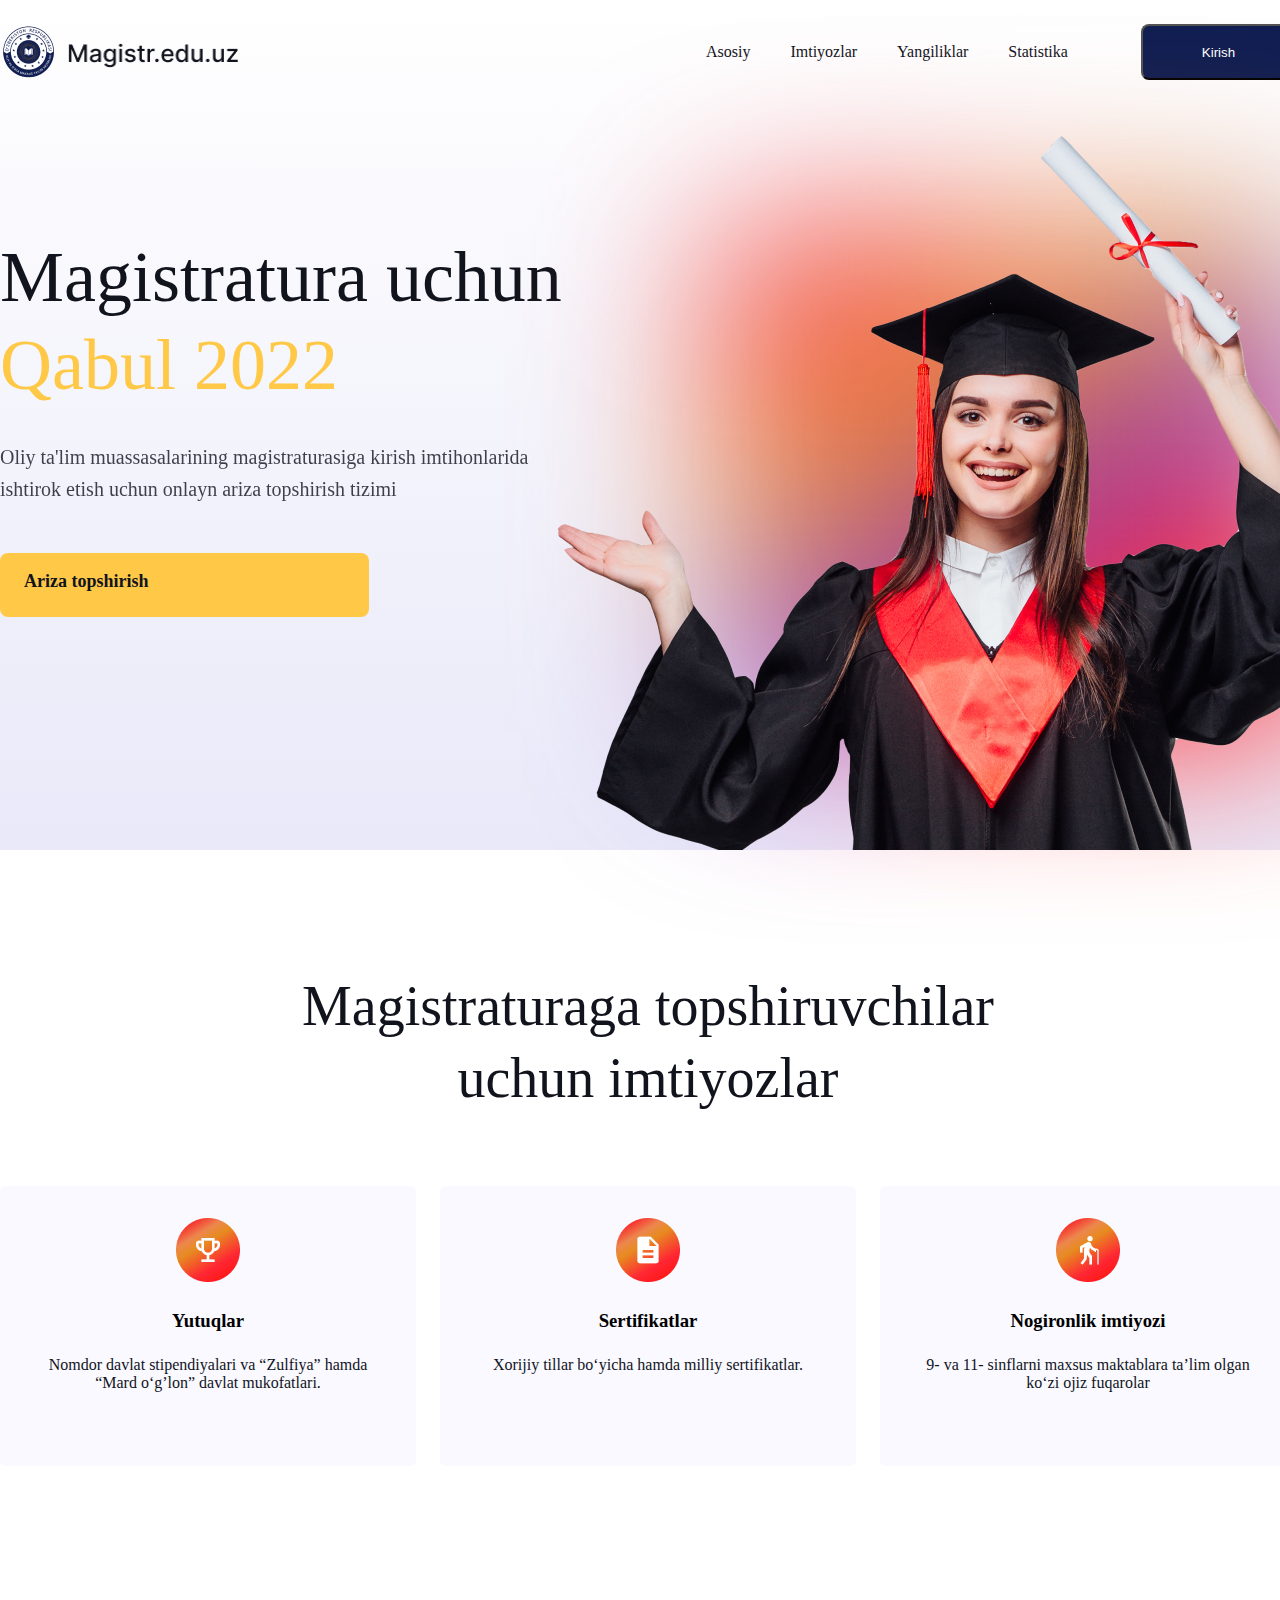
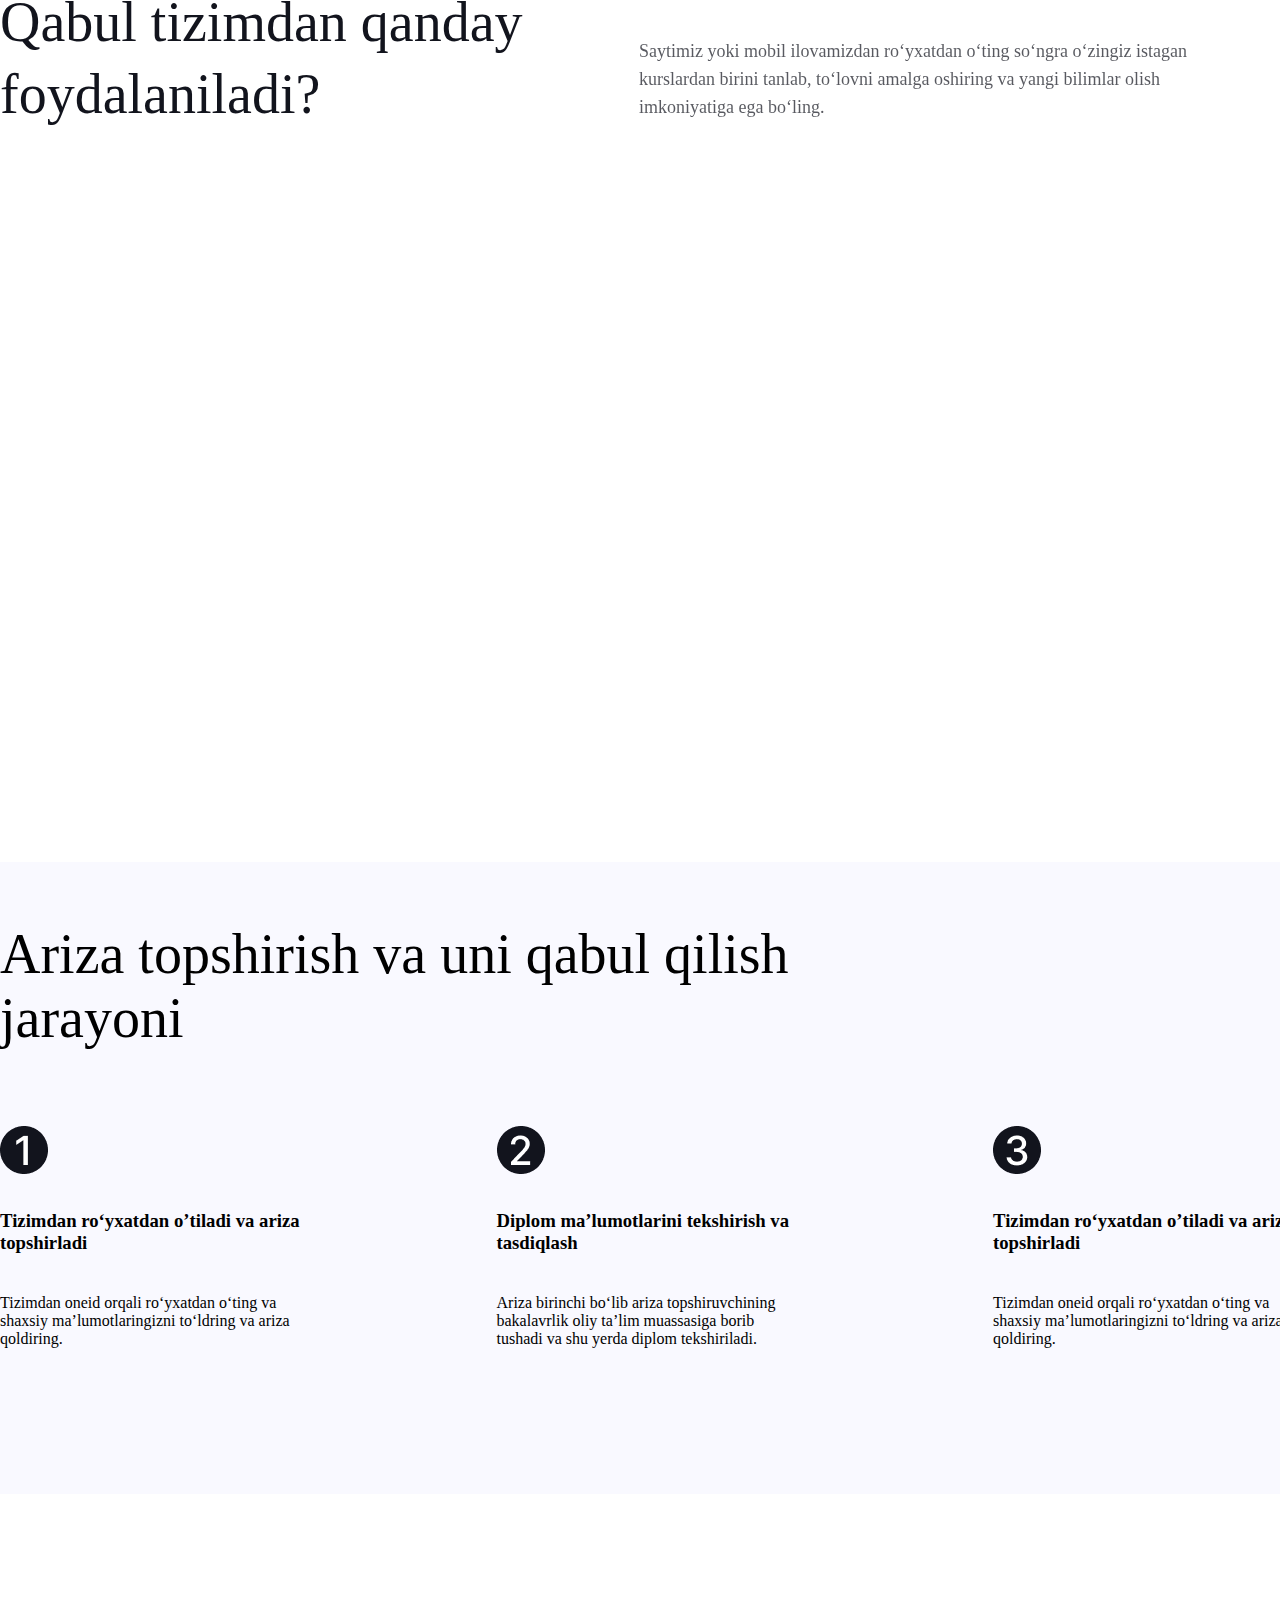
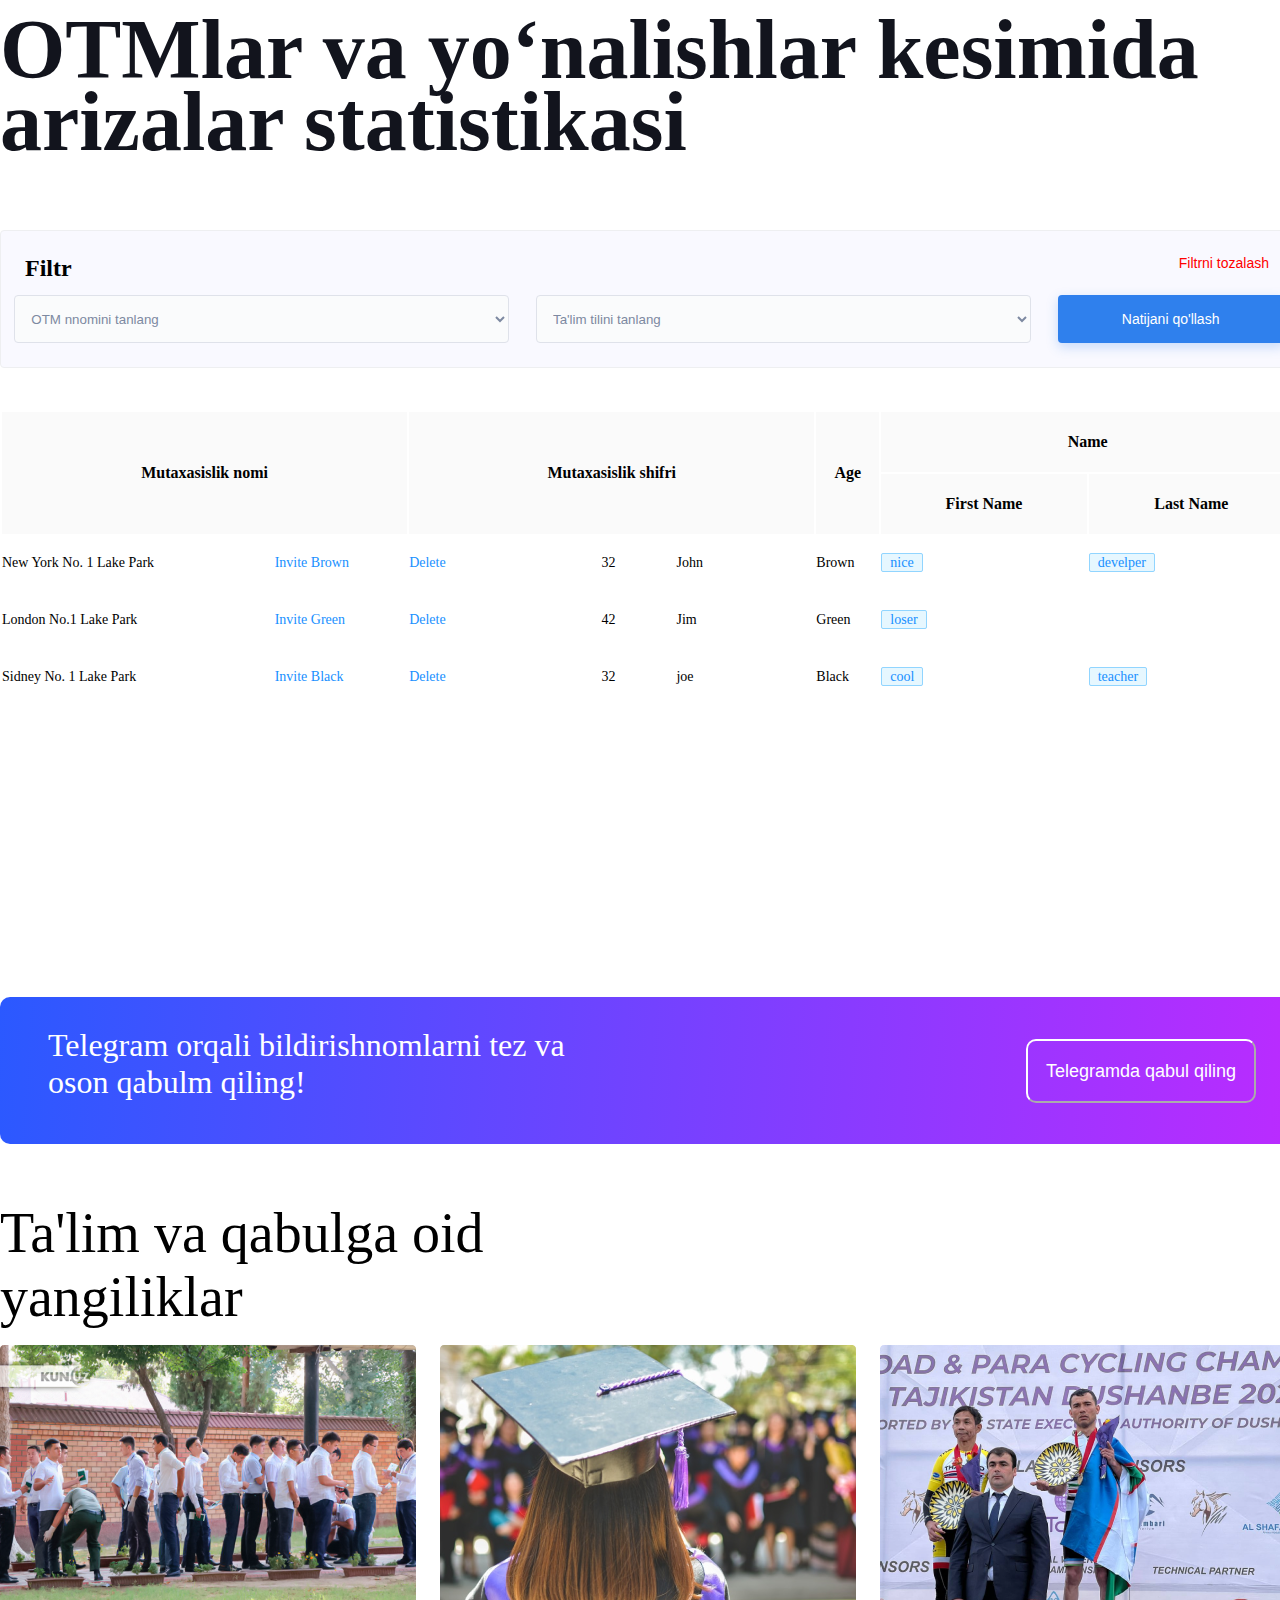
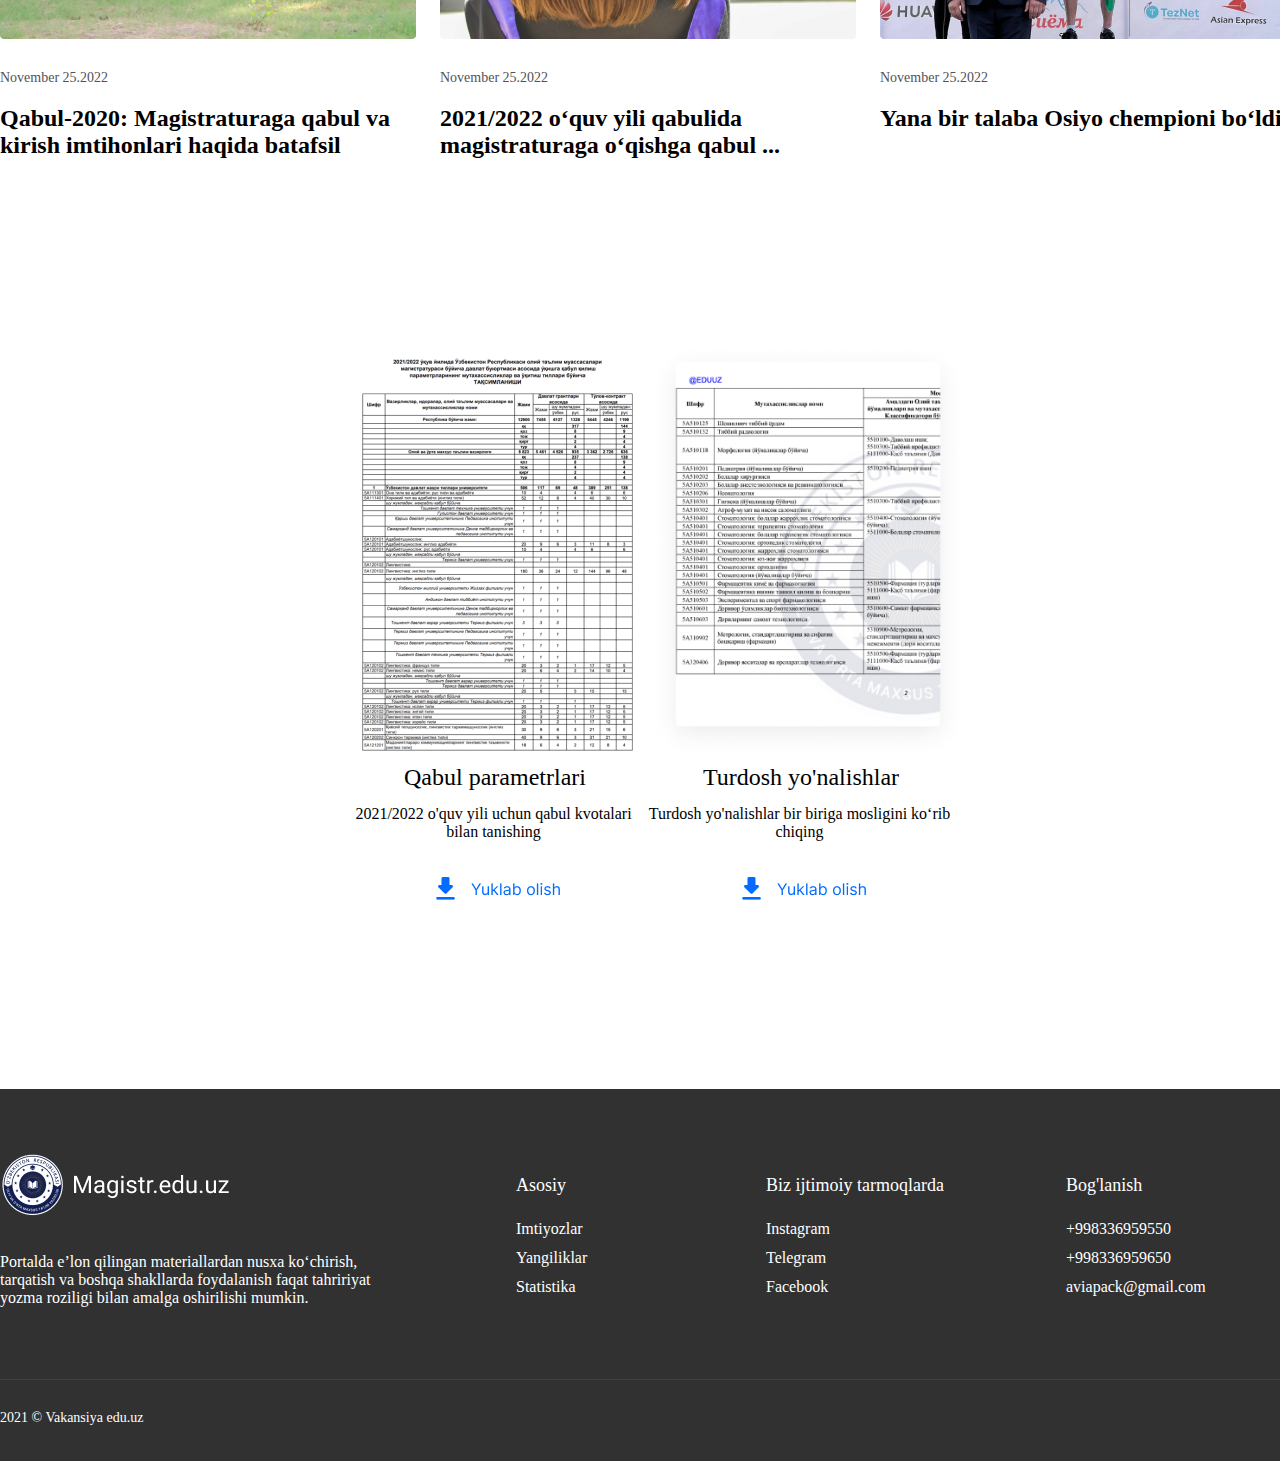
<file: index.html>
<!DOCTYPE html>
<html lang="en">
<head>
    <meta charset="UTF-8">
    <meta name="viewport" content="width=device-width, initial-scale=1.0">
    <link rel="stylesheet" href="https://cdnjs.cloudflare.com/ajax/libs/font-awesome/6.1.1/css/all.min.css" integrity="sha512-KfkfwYDsLkIlwQp6LFnl8zNdLGxu9YAA1QvwINks4PhcElQSvqcyVLLD9aMhXd13uQjoXtEKNosOWaZqXgel0g==" crossorigin="anonymous" referrerpolicy="no-referrer" />
    <link rel="stylesheet" href="style/style.css">
    <title>Magistr.Qabul 2022</title>
</head>
<body>
    <header>
        <div class="container">
            <div class="header">
                <div class="header__logo">
                    <img src="img/logo.png" alt="logo" class="header__img">
                    <img src="img/Magistr.edu.uz.png" alt="magistr" class="header__title">
                </div>
                <div class="header__lists">
                    <ul class="header__list">
                        <li class="header__item"><a href="/" class="header__link">Asosiy</a></li>
                        <li class="header__item"><a href="/" class="header__link">Imtiyozlar</a></li>
                        <li class="header__item"><a href="/" class="header__link">Yangiliklar</a></li>
                        <li class="header__item"><a href="/" class="header__link">Statistika</a></li>
                    </ul>
                    <button type="submit" class="header__btn">Kirish</button>
                </div>
            </div>
        </div>
    </header>
    <main>
        <div class="nav">
            <div class="container">
                <div class="nav__page">
                    <h1 class="nav__title">Magistratura uchun<br>
                        <span class="nav__title-yellow">Qabul 2022</span></h1>
                    <p class="nav__text">Oliy ta'lim muassasalarining magistraturasiga kirish imtihonlarida<br> ishtirok etish uchun onlayn ariza topshirish tizimi</p>
                    <button type="submit" class="nav__btn">Ariza topshirish <i class="fa-solid fa-arrow-right"></i></button>
                </div>
                <div class="nav__picture">
                </div>
                <div class="nav__img"></div>
            </div>
        </div>
        <div class="privilege container">
            <div class="privilege__header">
                <h2 class="privilege__title">Magistraturaga topshiruvchilar<br> uchun imtiyozlar</h2>
            </div>
            <div class="privilege__body">
                <div class="card-privilege">
                    <img src="/img/icon-1.png" alt="icon" class="card-privilege__img">
                    <h3 class="card-privilege__title">Yutuqlar</h3>
                    <p class="card-privilege__text">Nomdor davlat stipendiyalari va “Zulfiya” hamda “Mard o‘g’lon” davlat mukofatlari.</p>
                </div>
                <div class="card-privilege">
                    <img src="/img/icon-2.png" alt="icon" class="card-privilege__img">
                    <h3 class="card-privilege__title">Sertifikatlar</h3>
                    <p class="card-privilege__text">Xorijiy tillar bo‘yicha hamda milliy sertifikatlar.</p>
                </div>
                <div class="card-privilege">
                    <img src="/img/icon-3.png" alt="icon" class="card-privilege__img">
                    <h3 class="card-privilege__title">Nogironlik imtiyozi</h3>
                    <p class="card-privilege__text">9- va 11- sinflarni maxsus maktablara ta’lim olgan ko‘zi ojiz fuqarolar</p>
                </div>
            </div>
        </div>
        <div class="content container">
            <div class="content__page">
                <h3 class="content__headline">Qabul tizimdan qanday foydalaniladi?</h3>
                <p class="content__text">Saytimiz yoki mobil ilovamizdan ro‘yxatdan o‘ting so‘ngra o‘zingiz istagan kurslardan birini tanlab, to‘lovni amalga oshiring va yangi bilimlar olish imkoniyatiga ega bo‘ling.</p>
            </div>
            <div class="content__video">
                <iframe width="1296" height="600" src="https://www.youtube.com/embed/yDD7FL8EhFs" title="«Insonning o'ziga bergan va'dasi boshqa va'dalardan ustun bo'lishi kerak!»" frameborder="0" allow="accelerometer; autoplay; clipboard-write; encrypted-media; gyroscope; picture-in-picture" allowfullscreen></iframe>
            </div>
        </div>
        <div class="entrusted">
            <div class="container">
                <h3 class="entrusted__heading">Ariza topshirish va uni qabul qilish jarayoni</h3>
                <div class="entrusted__cards">
                    <div class="entrusted__card">
                        <img src="/img/1.png" alt="one" class="entrusted__card-img">
                        
                        <h3 class="entrusted__card-title">Tizimdan ro‘yxatdan
                            o’tiladi va ariza topshirladi</h3>
                        <p>Tizimdan oneid orqali ro‘yxatdan o‘ting va shaxsiy ma’lumotlaringizni to‘ldring va ariza qoldiring.</p>
                    </div>
                    <div class="entrusted__card">
                        <img src="/img/2.png" alt="one">
                        <h3 class="entrusted__card-title">Diplom ma’lumotlarini
                            tekshirish va tasdiqlash</h3>
                        <p>Ariza birinchi bo‘lib ariza topshiruvchining bakalavrlik oliy ta’lim muassasiga borib tushadi va shu yerda diplom tekshiriladi.</p>
                    </div>
                    <div class="entrusted__card">
                        <img src="/img/3.png" alt="one">
                        <h3 class="entrusted__card-title">Tizimdan ro‘yxatdan
                            o’tiladi va ariza topshirladi</h3>
                        <p>Tizimdan oneid orqali ro‘yxatdan o‘ting va shaxsiy ma’lumotlaringizni to‘ldring va ariza qoldiring.</p>
                    </div>
                </div>
            </div>
            
        </div>
        <div class="title-statistic container">
            <h2>OTMlar va yo‘nalishlar kesimida arizalar statistikasi</h2>
        </div>
        <div class="filtr container">
            <form action="/">
                <div class="filtr__form">
                    <h4 class="filtr__form-title">Filtr</h4>
                    <button type="reset" class="filtr__reset">Filtrni tozalash</button>
                </div>
                <div class="filtr__form-submit">
                    <select id="name" class="filtr__select">
                        <option value="">OTM nnomini tanlang</option>
                        <option value="">TATU</option>
                    </select>
                    <select id="language" class="filtr__select">
                        <option value="">Ta'lim tilini tanlang</option>
                        <option value="">Rus tili</option>
                    </select>
                    <button type="submit" class="filtr__btn"><i class="fa-solid fa-arrows-rotate"></i> Natijani qo'llash</button>
                </div>
            </form>
        </div>
            <div class="table container">
                <table class="table_table">
                    <thead class="table__title">
                        <tr>
                            <th colspan="2" rowspan="2" class="table__name table-1">Mutaxasislik nomi</th>
                            <th colspan="3" rowspan="2" class="table__name table-1">Mutaxasislik shifri</th>
                            <th rowspan="2" class="table__name table-3">Age</th>
                            <th colspan="2" class="table__name table-4">Name</th>
                        </tr>
                        <tr>
                            <th class="table__name table-5">First Name</th>
                            <th class="table__name table-5">Last Name</th>
                        </tr>
                    </thead>
                    <tbody class="table__body">
                        <tr>
                            <td>New York No. 1 Lake Park</td>
                            <td class="title__blue">Invite Brown</td>
                            <td class="title__blue">Delete</td>
                            <td>32</td>
                            <td>John</td>
                            <td>Brown</td>
                            <td><span class="title__blue-box">nice</span></td>
                            <td><span class="title__blue-box">develper</span></td>
                        </tr>
                        <tr>
                            <td>London No.1 Lake Park</td>
                            <td class="title__blue">Invite Green</td>
                            <td class="title__blue">Delete</td>
                            <td>42</td>
                            <td>Jim</td>
                            <td>Green</td>
                            <td><span class="title__blue-box">loser</span></td>
                            <td></td>
                        </tr>
                        <tr>
                            <td>Sidney No. 1 Lake Park</td>
                            <td class="title__blue">Invite Black</td>
                            <td class="title__blue">Delete</td>
                            <td>32</td>
                            <td>joe</td>
                            <td>Black</td>
                            <td><span class="title__blue-box"> cool</span></td>
                            <td><span class="title__blue-box">teacher</span></td>
                        </tr>
                    </tbody>
                </table>
            </div>
        <div class="telegram">
            <p class="telegram__text">Telegram orqali bildirishnomlarni tez va oson qabulm qiling!</p>
            <button type="submit" class="telegram__btn"><i class="fa-solid fa-paper-plane"></i> Telegramda qabul qiling</button>
        </div>
        <div class="news container">
            <h2 class="news__title">Ta'lim va qabulga oid yangiliklar</h2>
            <div class="news__cards">
                <div class="news__card">
                    <img src="/img/img1.png" alt="image" class="news__card-img">
                    <h6 class="news__data">November 25.2022</h6>
                    <p class="news__card-text">Qabul-2020: Magistraturaga qabul va kirish imtihonlari haqida batafsil</p>
                </div>
                <div class="news__card">
                    <img src="/img/img2.png" alt="image" class="news__card-img">
                    <h6 class="news__data">November 25.2022</h6>
                    <p class="news__card-text"> 2021/2022 o‘quv yili qabulida magistraturaga o‘qishga qabul ...</p>
                </div>
                <div class="news__card">
                    <img src="/img/img3.png" alt="image" class="news__card-img">
                    <h6 class="news__data">November 25.2022</h6>
                    <p class="news__card-text">Yana bir talaba Osiyo chempioni bo‘ldi!</p>
                </div>
            </div>
        </div>
        <div class="group container">
            <div class="group__card">
                <img src="/img/document1.png" alt="document">
                <h3 class="group__title">Qabul parametrlari</h3>
                <p class="group__text">2021/2022 o'quv yili uchun qabul kvotalari bilan tanishing</p>
                <img src="/img/yuklab olish.png" alt="yuklab olish" class="group__download">
            </div>
            <div class="group__card">
                <img src="/img/doc2.png" alt="document" class="group__card-docum">
                <h3 class="group__title">Turdosh yo'nalishlar</h3>
                <p class="group__text">Turdosh yo'nalishlar bir biriga mosligini ko‘rib chiqing</p>
                <img src="/img/yuklab olish.png" alt="yuklab olish" class="group__download">
            </div>
        </div>
    </main>
    <footer class="footer">
        <div class="container">
            <div class="footer__body">
                <div class="footer__logo">
                    <img src="/img/101.png" alt="logo" class="footer__logo-img">
                    <p>Portalda eʼlon qilingan materiallardan nusxa koʻchirish, tarqatish va boshqa shakllarda foydalanish faqat tahririyat yozma roziligi bilan amalga oshirilishi mumkin.</p>
                </div>
                <div class="footer__page">
                    <h6 class="footer__network-title">Asosiy</h6>
                    <p class="footer-page--">Imtiyozlar</p>
                    <p class="footer-page--">Yangiliklar</p>
                    <p class="footer-page--">Statistika</p>
                </div>
                <div class="footeri__network">
                    <h6 class="footer__network-title">Biz ijtimoiy tarmoqlarda</h6>
                    <p class="footer-page--"><i class="fa-brands fa-instagram"></i>  Instagram</p>
                    <p class="footer-page--"><i class="fa-brands fa-telegram"></i>  Telegram</p>
                    <p class="footer-page--"><i class="fa-brands fa-facebook-f"></i>  Facebook</p>
                </div>
                <div class="footer_contact">
                    <h6 class="footer__network-title">Bog'lanish</h6>
                    <p class="footer-page--"><i class="fa-solid fa-phone"></i>  +998336959550</p>
                    <p class="footer-page--"><i class="fa-solid fa-phone"></i>  +998336959650</p>
                    <p class="footer-page--"><i class="fa-solid fa-envelope"></i>  aviapack@gmail.com</p>
                </div>
            </div>
            <div class="footer__footer">
                <p class="footer__end">2021 &copy; Vakansiya edu.uz</p>
            </div>
        </div>
    </footer>
</body>
</html>
</file>
<file: style/style.css>
*{
    margin: 0;
    padding: 0;
}
body{
    font-family: 'Inter';
    font-style: normal;
}
.header{
    display: flex;
    justify-content: space-between;
    position: absolute;
    width: 1296px;
    height: 56px;
    top: 24px;
}

.container{
    width: 1296px;
    margin: 0 auto;
}
.header__logo{
    width: 238px;
    height: 56px;
}
.header__title{
    width: 170px;
    margin: 12px 0 12px 8px;
}
.header__lists{
    display: flex;
    justify-content: space-between;
    align-items: center;
    padding: 0px;
    width: 610px;
    height: 56px;
}
.header__list{
    display: flex;
    list-style-type: none;
}
.header__link{
    text-decoration: none;
    font-weight: 500;
    font-size: 16px;
    line-height: 24px;
    color: #12141D;
    margin: 0 20px;
}
.header__btn{
    padding: 16px 24px;
    width: 155px;
    height: 56px;
    border-radius: 8px;
    background: #111E52;
    color: #ffffff;
}

.nav {
    display: flex;
    height: 850px;
    color: #12141D;
    background: linear-gradient(0deg, #E9E9F9 0.76%, rgba(225, 226, 255, 0) 100%), #FFFFFF;

}
.nav__page{
    display: inline-block;
    position: relative;
    width: 704px;
    height: 384px;
    top: 233px;
}
.nav__title{
    
    color: #12141D;
    width: 704px;
    height: 176px;
    font-weight: 500;
    font-size: 72px;
    line-height: 88px;
}
.nav__title-yellow{
    color: #FFC947;
}
.nav__text{
    width: 636px;
    height: 64px;
    font-weight: 400;
    font-size: 20px;
    line-height: 32px;
    opacity: 0.8;
    margin-top: 32px;
}
.nav__btn{
    display: flex;
    justify-content: space-between;
    font-family: 'Inter';
    font-style: normal;
    font-weight: 600;
    font-size: 18px;
    line-height: 24px;
    padding: 16px 24px;
    width: 369px;
    height: 64px;
    
    color: #12141D;
    background: #FFC947;
    border: none;
    border-radius: 8px;
    margin-top: 48px;
}
.nav__picture{
    position: absolute;
    width: 590px;
    height: 500px;
    left: 720px;
    top: 230px;
    background: linear-gradient(148.79deg, #F82C2C 12.9%, #EC874E 29.15%, #E78B20 41.54%, #6C3DF4 54.7%, #FF2633 70.18%, #FF1818 87.21%);
    filter: blur(90px);
}
.nav__img{
    position: absolute;
    position: absolute;
    width: 799px;
    height: 720px;
    left: 550px;
    top: 130px;
    background: url("/img/girl.png");
}
.privilege{
    height: 496px;
    margin: 120px auto;
}
.privilege__title{
    font-family: 'Inter';
    font-style: normal;
    font-weight: 500;
    font-size: 56px;
    line-height: 72px;
    text-align: center;
    color: #12141D;
}
.privilege__body{
    margin-top: 72px;
    display: flex;
    justify-content: space-between;
    height: 280px;
    width: 1296px;
}
.card-privilege{
    width: 416px;
    height: 280px;
    background: #F9F9FF;
    border-radius: 5px;
    
    text-align: center;
}
.card-privilege__img{
    margin: 32px 176px 24px 176px;
}
.card-privilege__text{
    margin: 24px 30px;
    color: #12141D;
}
.content__page{
    width: 1270px;
    height: 144px;
    margin-bottom: 56px;
}
.content__headline{
    width: 50%;
    display: inline-block;
    font-family: 'Inter';
    font-style: normal;
    font-weight: 500;
    font-size: 56px;
    line-height: 72px;
    color: #12141D;
}
.content__text{
    display: inline-block;
    width: 569px;
    height: 84px;
    font-family: 'Inter';
    font-style: normal;
    font-weight: 400;
    font-size: 18px;
    line-height: 28px;
    color: #12141D;
    opacity: 0.7;
}
.entrusted{
    height: 632px;
    background: #F9F9FF;
}
.entrusted__heading{
    width: 856px;
    height: 144px;
    margin-top: 72px;
    padding: 60px 0;
    font-weight: 500;
    font-size: 56px;
}

.entrusted__cards{
    display: flex;
    justify-content: space-between;
    height: 250px;

}
.entrusted__card{
    width: 303px;
}
.entrusted__card-title{
    margin: 32px 0 40px 0;
}
.title-statistic{
    height: 144px;
    font-weight: 500;
    font-size: 56px;
    line-height: 72px;
    color: #12141D;
    margin-top: 120px;
    margin-bottom: 72px;
}
.filtr{
    height: 136px;
    background: #F9F9FF;
    border: 1px solid #EEEFF1;
    border-radius: 4px;
}
.filtr__form{
    display: flex;
    justify-content: space-between;
    height: 64px;
}
.filtr__form-title{
    width: 45px;
    height: 24px;
    font-size: 24px;
    margin: 24px 0 16px 24px;
}
.filtr__reset{
    font-weight: 500;
    font-size: 24px;
    line-height: 24px;
    font-size: 14px;
    border: none;
    color: red;
    background: #F9F9FF;
    margin-right: 28px;
}
.filtr__form-submit{
    display: flex;
    justify-content: space-around;
}
.filtr__select{
    width: 495px;
    height: 48px;
    padding: 12px;
    background: #FAFBFC;
    border: 1px solid #DFE2EA;
    border-radius: 4px;
    color: #7D89A1;

}
.filtr__btn{
    background: #2F80ED;
    box-shadow: 0px 4px 12px rgba(47, 128, 237, 0.25);
    border-radius: 4px;
    width: 226px;
    height: 48px;
    border: none;
    font-size: 14px;
    color: #FFFFFF;
}
.table{
    height: 352px;
    margin-top: 42px;
}
.table__title{
background: #FAFAFA;
}
.table__name{
justify-content: center;
align-items: center;
font-size: 16px;
line-height: 24px;
}
.table-1{
    width: 410.67px;
height: 120px;
}
.table-3{
    width: 63px;
height: 120px;
}
.table-4{
    width: 410.67px;
height: 60px;
}
.table-5{
    width: 205.33px;
height: 60px;
}
.table__body{
    height: 168px;
    font-family: 'Roboto';
    font-style: normal;
    font-weight: 400;
    font-size: 14px;
    line-height: 20px;
}
.title__blue{
    color: #1890FF;
}
.title__blue-box{
    background: #E6F7FF;
    border: 1px solid #91D5FF;
    color: #1890FF;
    border-radius: 2px;
    padding: 1px 8px;
}
.telegram{
    display: flex;
    justify-content: space-between;
    width: 1296px;
    height: 147px;
    margin-top: 235px;
    background: linear-gradient(94.25deg, #2B59FF 0%, #BB2BFF 100%);
    border-radius: 10px;
    color: white;
}
.telegram__text{
    width: 555px;
    height: 80px;
    font-weight: 400;
    font-size: 32px;
    margin: 30px 0px 33px 48px;
}
.telegram__btn{
    width: 230px;
    height: 64px;
    margin: auto 40px;
    background: none;
    color: #FFFFFF;
    font-weight: 500;
    font-size: 18px;
    line-height: 24px;
    border-color: #FFFFFF;
    border-radius: 10px;
}
.news{
    height: 620px;
    margin-top: 57px;
}
.news__title{
    width: 625px;
    height: 144px;
    font-weight: 500;
    font-size: 56px;
}
.news__cards{
    height: 420px;
    display: flex;
    justify-content: space-between;
}
.news__card{
    width: 416px;
    height: 420px;
}
.news__data{
    height: 22px;
    font-weight: 400;
    font-size: 14px;
    line-height: 22px;
    color: #52525B;
    margin-top: 24px;
}
.news__card-text{
    margin-top: 16px;
    width: 416px;
    height: 64px;
    font-weight: 600;
    font-size: 24px;
}
.group{
    display: flex;
    justify-content: center;
    height: 588px;
    margin: 120px auto 160px auto;
    
    text-align: center;
}
.group__card{
    width: 306px;
    height: 588px;
}
.group__card-docum{
    width: 320px;
    height: 420px;
}
.group__title{
    height: 24px;
    font-weight: 500;
    font-size: 24px;

    line-height: 24px;
}
.group__text{
    width: 303px;
    height: 48px;
    margin-top: 16px;
    margin-bottom: 20px;
}

.footer{
    background-color: #313131;
    
    color: #FFFFFF;
    height: 372px;
}
.footer__body{
    display: flex;
    height: 226px;
    padding-top: 64px;

}
.footer__logo{
    width: 416px;
}
.footer__logo-img{
    margin-bottom: 32px;
}
.footer__page{
    width: 250px;
    padding-left: 100px;
}
.footer__network-title{
    font-weight: 500;
    font-size: 18px;
    line-height: 24px;
    margin: 20px auto;
}
.footer-page--{
    font-weight: 400;
    font-size: 16px;
    line-height: 24px;
    margin: 5px auto;
}
.footeri__network{
    width: 300px;
}
.footer__footer{
    height: 75px;
    border-top: 1px solid #414141;
}
.footer__end{
    padding-top: 30px;
    font-weight: 400;
    font-size: 14px;
    line-height: 16px;
}
</file>
